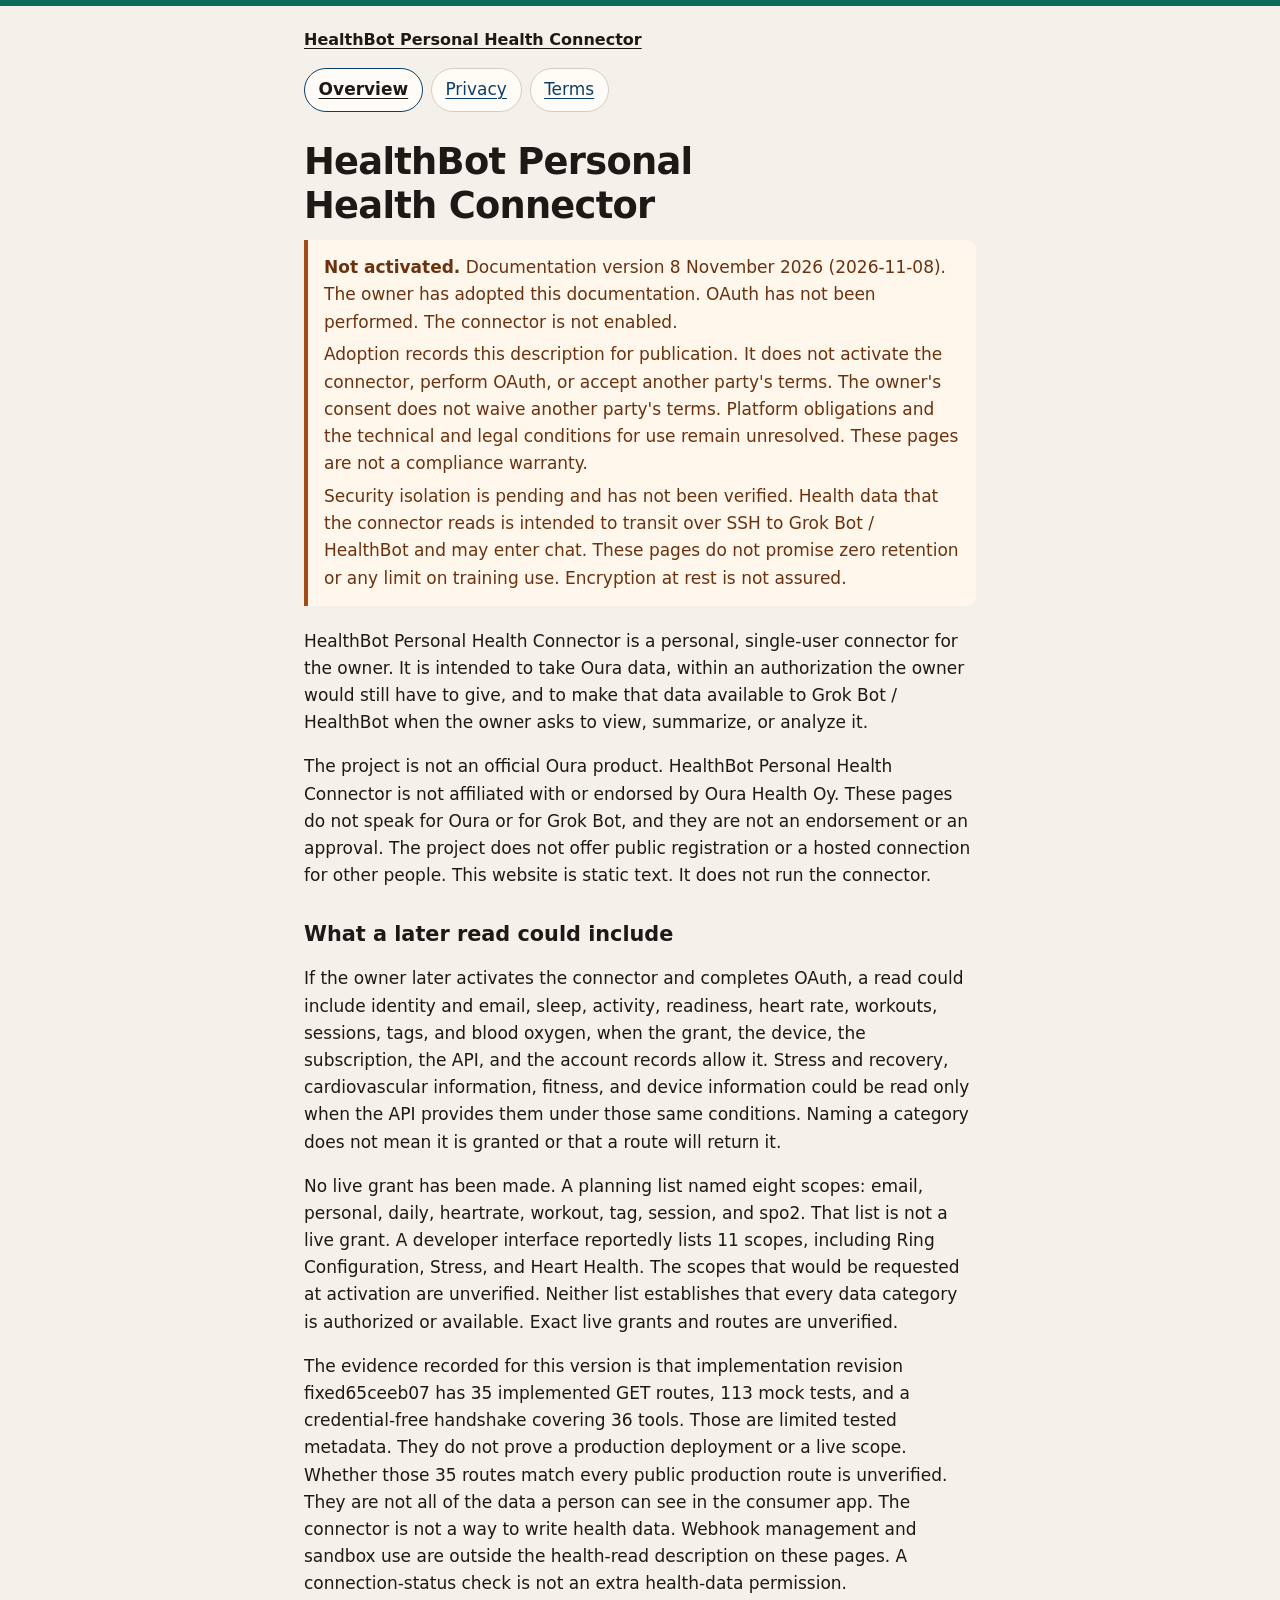
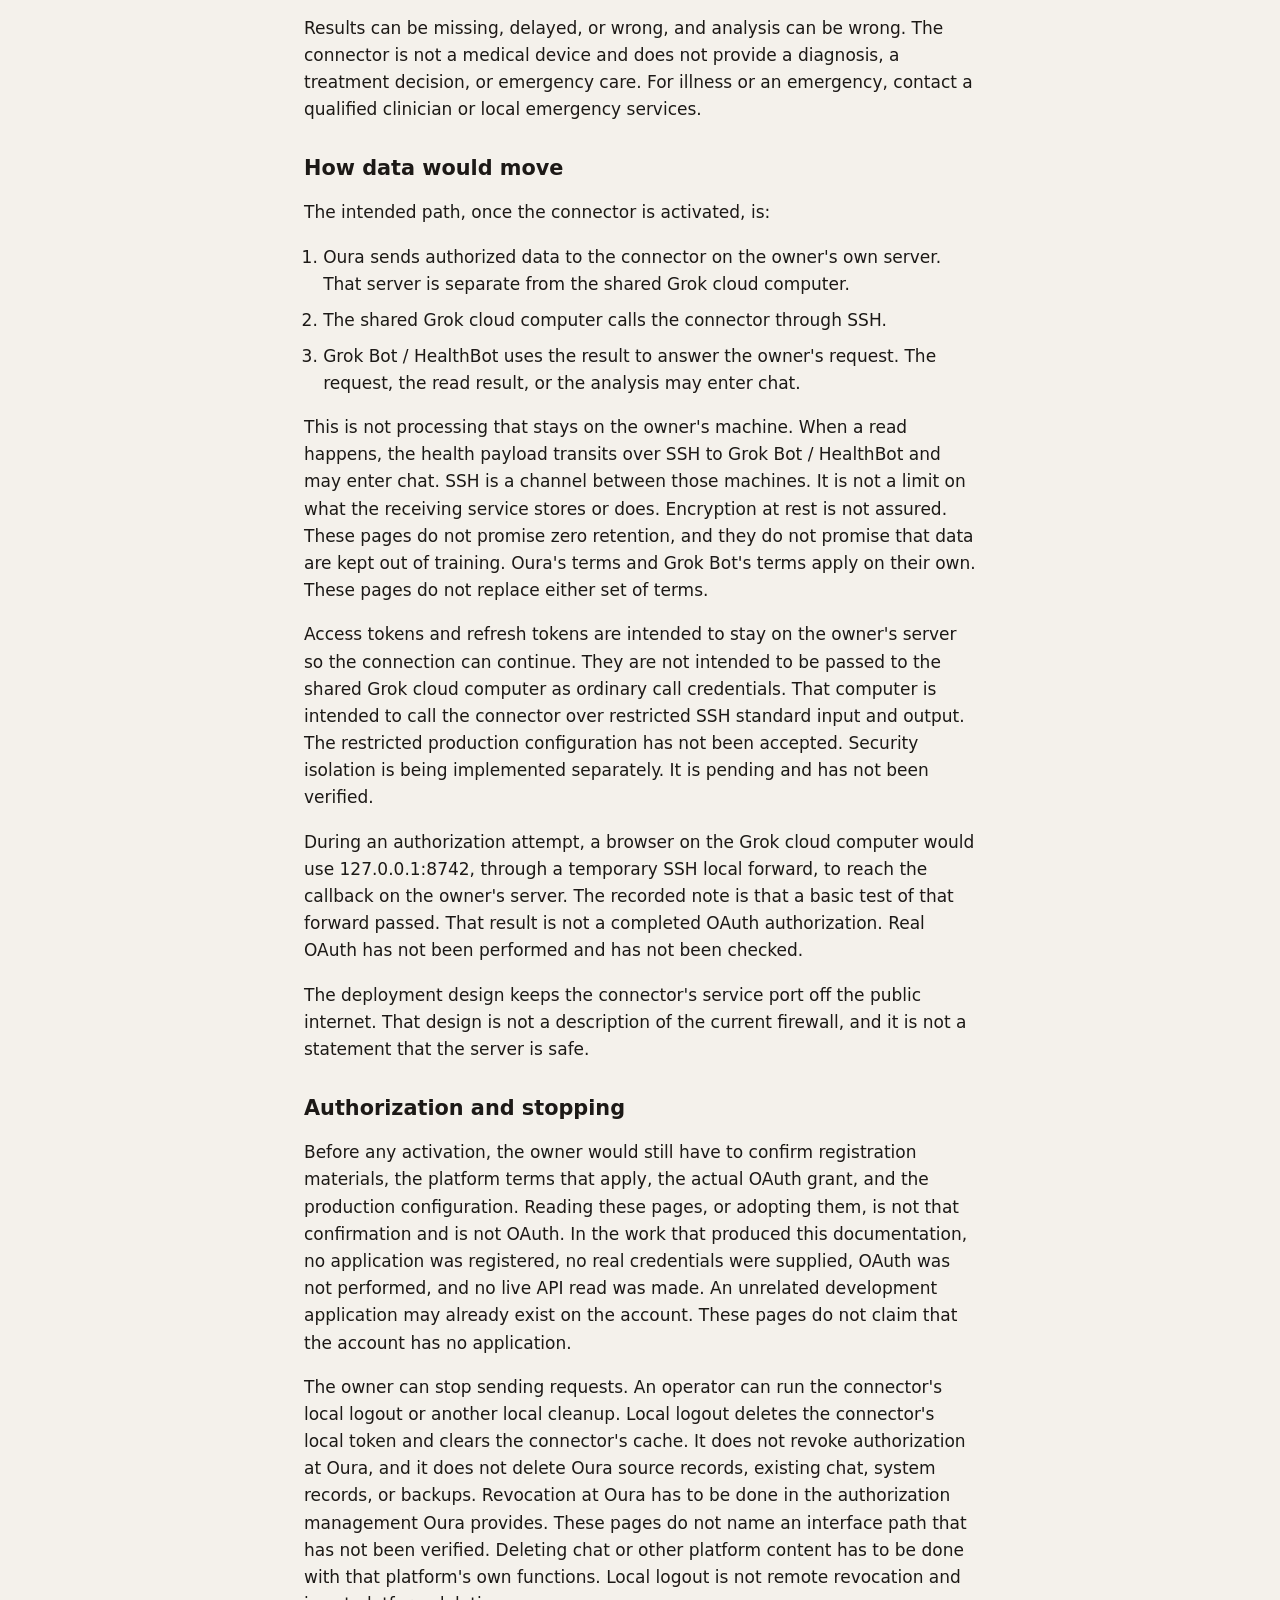
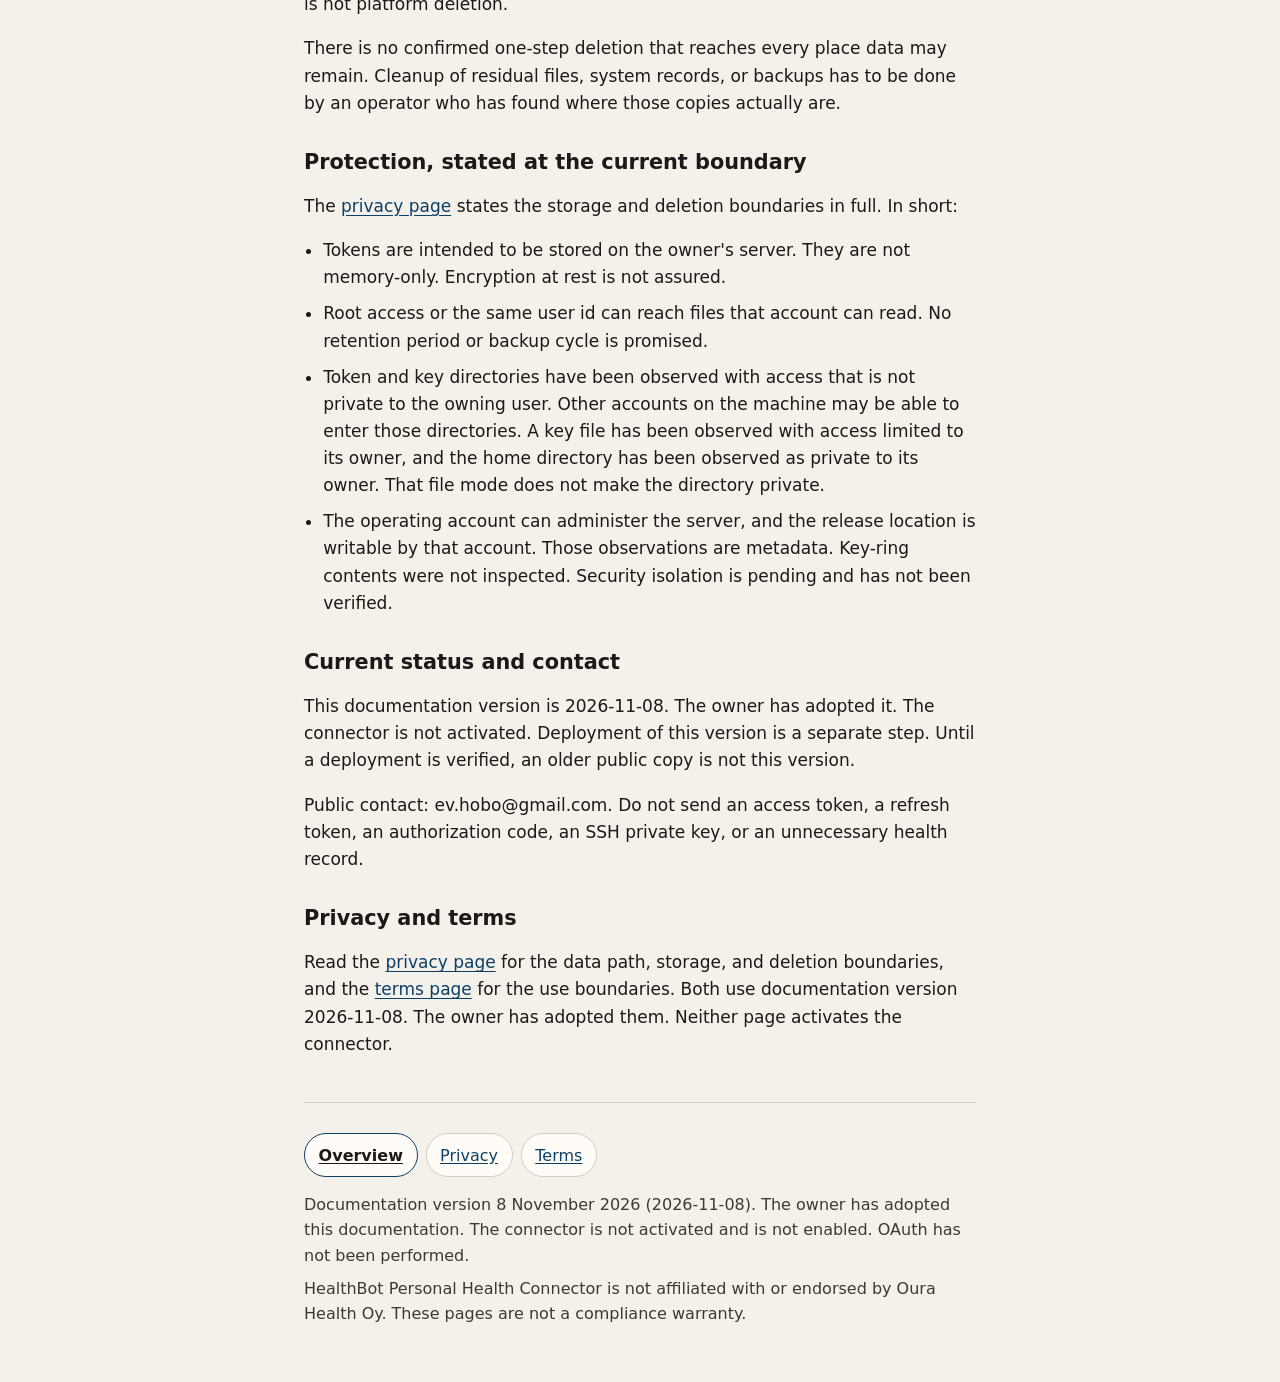
<file: docs/index.html>
<!DOCTYPE html>
<html lang="en">
<head>
  <meta charset="utf-8">
  <meta name="viewport" content="width=device-width, initial-scale=1">
  <meta name="description" content="Adopted documentation, version 2026-11-08, for HealthBot Personal Health Connector. The connector is not activated. OAuth has not been performed.">
  <meta name="color-scheme" content="light dark">
  <title>HealthBot Personal Health Connector</title>
  <link rel="stylesheet" href="site.css">
</head>
<body>
  <a class="skip" href="#content">Skip to content</a>
  <header class="wrap">
    <a class="site-name" href="./">HealthBot Personal Health Connector</a>
    <nav aria-label="Pages">
      <ul class="nav-list">
        <li><a href="./" aria-current="page">Overview</a></li>
        <li><a href="privacy/">Privacy</a></li>
        <li><a href="terms/">Terms</a></li>
      </ul>
    </nav>
  </header>
  <main id="content" class="wrap" tabindex="-1">
    <h1>HealthBot Personal Health Connector</h1>
    <div class="banner" role="note">
      <p><strong>Not activated.</strong> Documentation version <time datetime="2026-11-08">8 November 2026</time> (2026-11-08). The owner has adopted this documentation. OAuth has not been performed. The connector is not enabled.</p>
      <p>Adoption records this description for publication. It does not activate the connector, perform OAuth, or accept another party's terms. The owner's consent does not waive another party's terms. Platform obligations and the technical and legal conditions for use remain unresolved. These pages are not a compliance warranty.</p>
      <p>Security isolation is pending and has not been verified. Health data that the connector reads is intended to transit over SSH to Grok Bot / HealthBot and may enter chat. These pages do not promise zero retention or any limit on training use. Encryption at rest is not assured.</p>
    </div>
    <p>HealthBot Personal Health Connector is a personal, single-user connector for the owner. It is intended to take Oura data, within an authorization the owner would still have to give, and to make that data available to Grok Bot / HealthBot when the owner asks to view, summarize, or analyze it.</p>
    <p>The project is not an official Oura product. HealthBot Personal Health Connector is not affiliated with or endorsed by Oura Health Oy. These pages do not speak for Oura or for Grok Bot, and they are not an endorsement or an approval. The project does not offer public registration or a hosted connection for other people. This website is static text. It does not run the connector.</p>

    <h2>What a later read could include</h2>
    <p>If the owner later activates the connector and completes OAuth, a read could include identity and email, sleep, activity, readiness, heart rate, workouts, sessions, tags, and blood oxygen, when the grant, the device, the subscription, the API, and the account records allow it. Stress and recovery, cardiovascular information, fitness, and device information could be read only when the API provides them under those same conditions. Naming a category does not mean it is granted or that a route will return it.</p>
    <p>No live grant has been made. A planning list named eight scopes: email, personal, daily, heartrate, workout, tag, session, and spo2. That list is not a live grant. A developer interface reportedly lists 11 scopes, including Ring Configuration, Stress, and Heart Health. The scopes that would be requested at activation are unverified. Neither list establishes that every data category is authorized or available. Exact live grants and routes are unverified.</p>
    <p>The evidence recorded for this version is that implementation revision fixed65ceeb07 has 35 implemented GET routes, 113 mock tests, and a credential-free handshake covering 36 tools. Those are limited tested metadata. They do not prove a production deployment or a live scope. Whether those 35 routes match every public production route is unverified. They are not all of the data a person can see in the consumer app. The connector is not a way to write health data. Webhook management and sandbox use are outside the health-read description on these pages. A connection-status check is not an extra health-data permission.</p>
    <p>Results can be missing, delayed, or wrong, and analysis can be wrong. The connector is not a medical device and does not provide a diagnosis, a treatment decision, or emergency care. For illness or an emergency, contact a qualified clinician or local emergency services.</p>

    <h2>How data would move</h2>
    <p>The intended path, once the connector is activated, is:</p>
    <ol class="steps">
      <li>Oura sends authorized data to the connector on the owner's own server. That server is separate from the shared Grok cloud computer.</li>
      <li>The shared Grok cloud computer calls the connector through SSH.</li>
      <li>Grok Bot / HealthBot uses the result to answer the owner's request. The request, the read result, or the analysis may enter chat.</li>
    </ol>
    <p>This is not processing that stays on the owner's machine. When a read happens, the health payload transits over SSH to Grok Bot / HealthBot and may enter chat. SSH is a channel between those machines. It is not a limit on what the receiving service stores or does. Encryption at rest is not assured. These pages do not promise zero retention, and they do not promise that data are kept out of training. Oura's terms and Grok Bot's terms apply on their own. These pages do not replace either set of terms.</p>
    <p>Access tokens and refresh tokens are intended to stay on the owner's server so the connection can continue. They are not intended to be passed to the shared Grok cloud computer as ordinary call credentials. That computer is intended to call the connector over restricted SSH standard input and output. The restricted production configuration has not been accepted. Security isolation is being implemented separately. It is pending and has not been verified.</p>
    <p>During an authorization attempt, a browser on the Grok cloud computer would use 127.0.0.1:8742, through a temporary SSH local forward, to reach the callback on the owner's server. The recorded note is that a basic test of that forward passed. That result is not a completed OAuth authorization. Real OAuth has not been performed and has not been checked.</p>
    <p>The deployment design keeps the connector's service port off the public internet. That design is not a description of the current firewall, and it is not a statement that the server is safe.</p>

    <h2>Authorization and stopping</h2>
    <p>Before any activation, the owner would still have to confirm registration materials, the platform terms that apply, the actual OAuth grant, and the production configuration. Reading these pages, or adopting them, is not that confirmation and is not OAuth. In the work that produced this documentation, no application was registered, no real credentials were supplied, OAuth was not performed, and no live API read was made. An unrelated development application may already exist on the account. These pages do not claim that the account has no application.</p>
    <p>The owner can stop sending requests. An operator can run the connector's local logout or another local cleanup. Local logout deletes the connector's local token and clears the connector's cache. It does not revoke authorization at Oura, and it does not delete Oura source records, existing chat, system records, or backups. Revocation at Oura has to be done in the authorization management Oura provides. These pages do not name an interface path that has not been verified. Deleting chat or other platform content has to be done with that platform's own functions. Local logout is not remote revocation and is not platform deletion.</p>
    <p>There is no confirmed one-step deletion that reaches every place data may remain. Cleanup of residual files, system records, or backups has to be done by an operator who has found where those copies actually are.</p>

    <h2>Protection, stated at the current boundary</h2>
    <p>The <a href="privacy/">privacy page</a> states the storage and deletion boundaries in full. In short:</p>
    <ul class="plain-list">
      <li>Tokens are intended to be stored on the owner's server. They are not memory-only. Encryption at rest is not assured.</li>
      <li>Root access or the same user id can reach files that account can read. No retention period or backup cycle is promised.</li>
      <li>Token and key directories have been observed with access that is not private to the owning user. Other accounts on the machine may be able to enter those directories. A key file has been observed with access limited to its owner, and the home directory has been observed as private to its owner. That file mode does not make the directory private.</li>
      <li>The operating account can administer the server, and the release location is writable by that account. Those observations are metadata. Key-ring contents were not inspected. Security isolation is pending and has not been verified.</li>
    </ul>

    <h2>Current status and contact</h2>
    <p>This documentation version is 2026-11-08. The owner has adopted it. The connector is not activated. Deployment of this version is a separate step. Until a deployment is verified, an older public copy is not this version.</p>
    <p>Public contact: ev.hobo@gmail.com. Do not send an access token, a refresh token, an authorization code, an SSH private key, or an unnecessary health record.</p>

    <h2>Privacy and terms</h2>
    <p>Read the <a href="privacy/">privacy page</a> for the data path, storage, and deletion boundaries, and the <a href="terms/">terms page</a> for the use boundaries. Both use documentation version 2026-11-08. The owner has adopted them. Neither page activates the connector.</p>
  </main>
  <footer class="wrap">
    <nav aria-label="Footer">
      <ul class="nav-list">
        <li><a href="./" aria-current="page">Overview</a></li>
        <li><a href="privacy/">Privacy</a></li>
        <li><a href="terms/">Terms</a></li>
      </ul>
    </nav>
    <p>Documentation version <time datetime="2026-11-08">8 November 2026</time> (2026-11-08). The owner has adopted this documentation. The connector is not activated and is not enabled. OAuth has not been performed.</p>
    <p>HealthBot Personal Health Connector is not affiliated with or endorsed by Oura Health Oy. These pages are not a compliance warranty.</p>
  </footer>
</body>
</html>
</file>
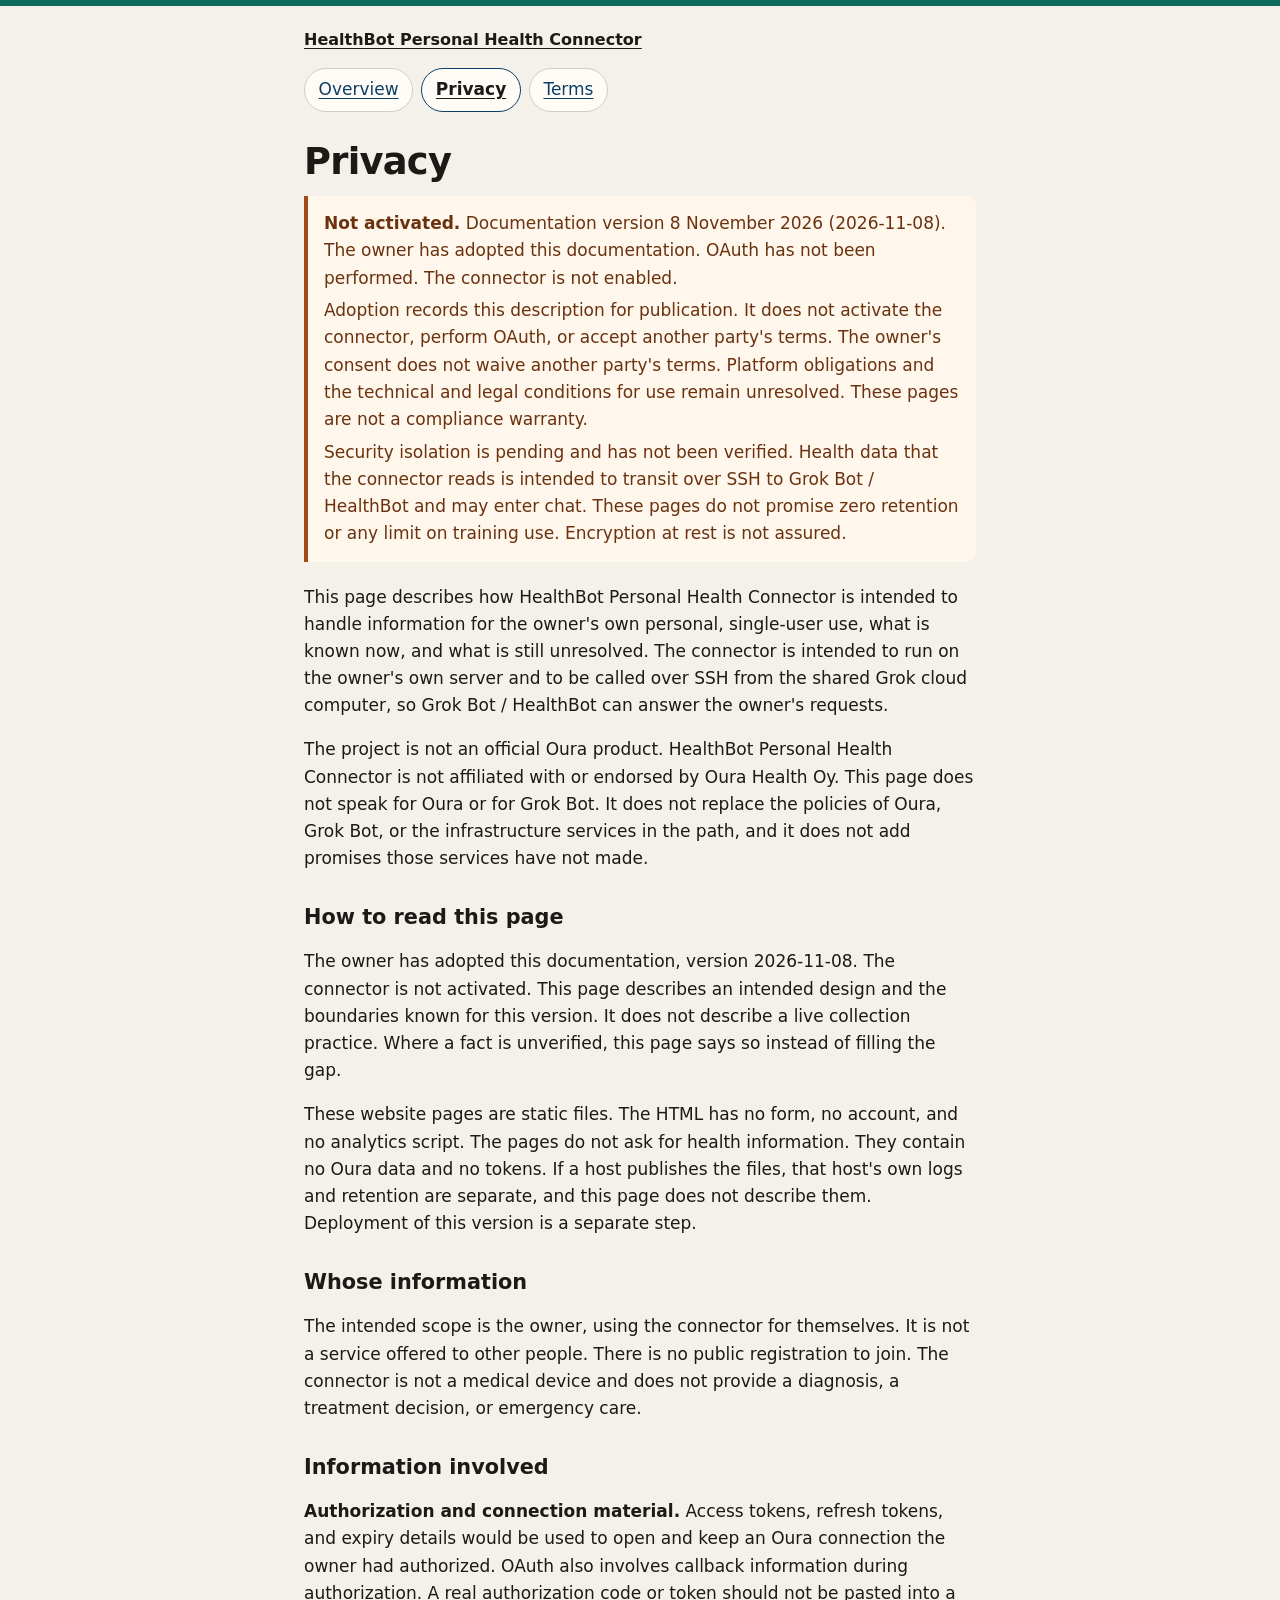
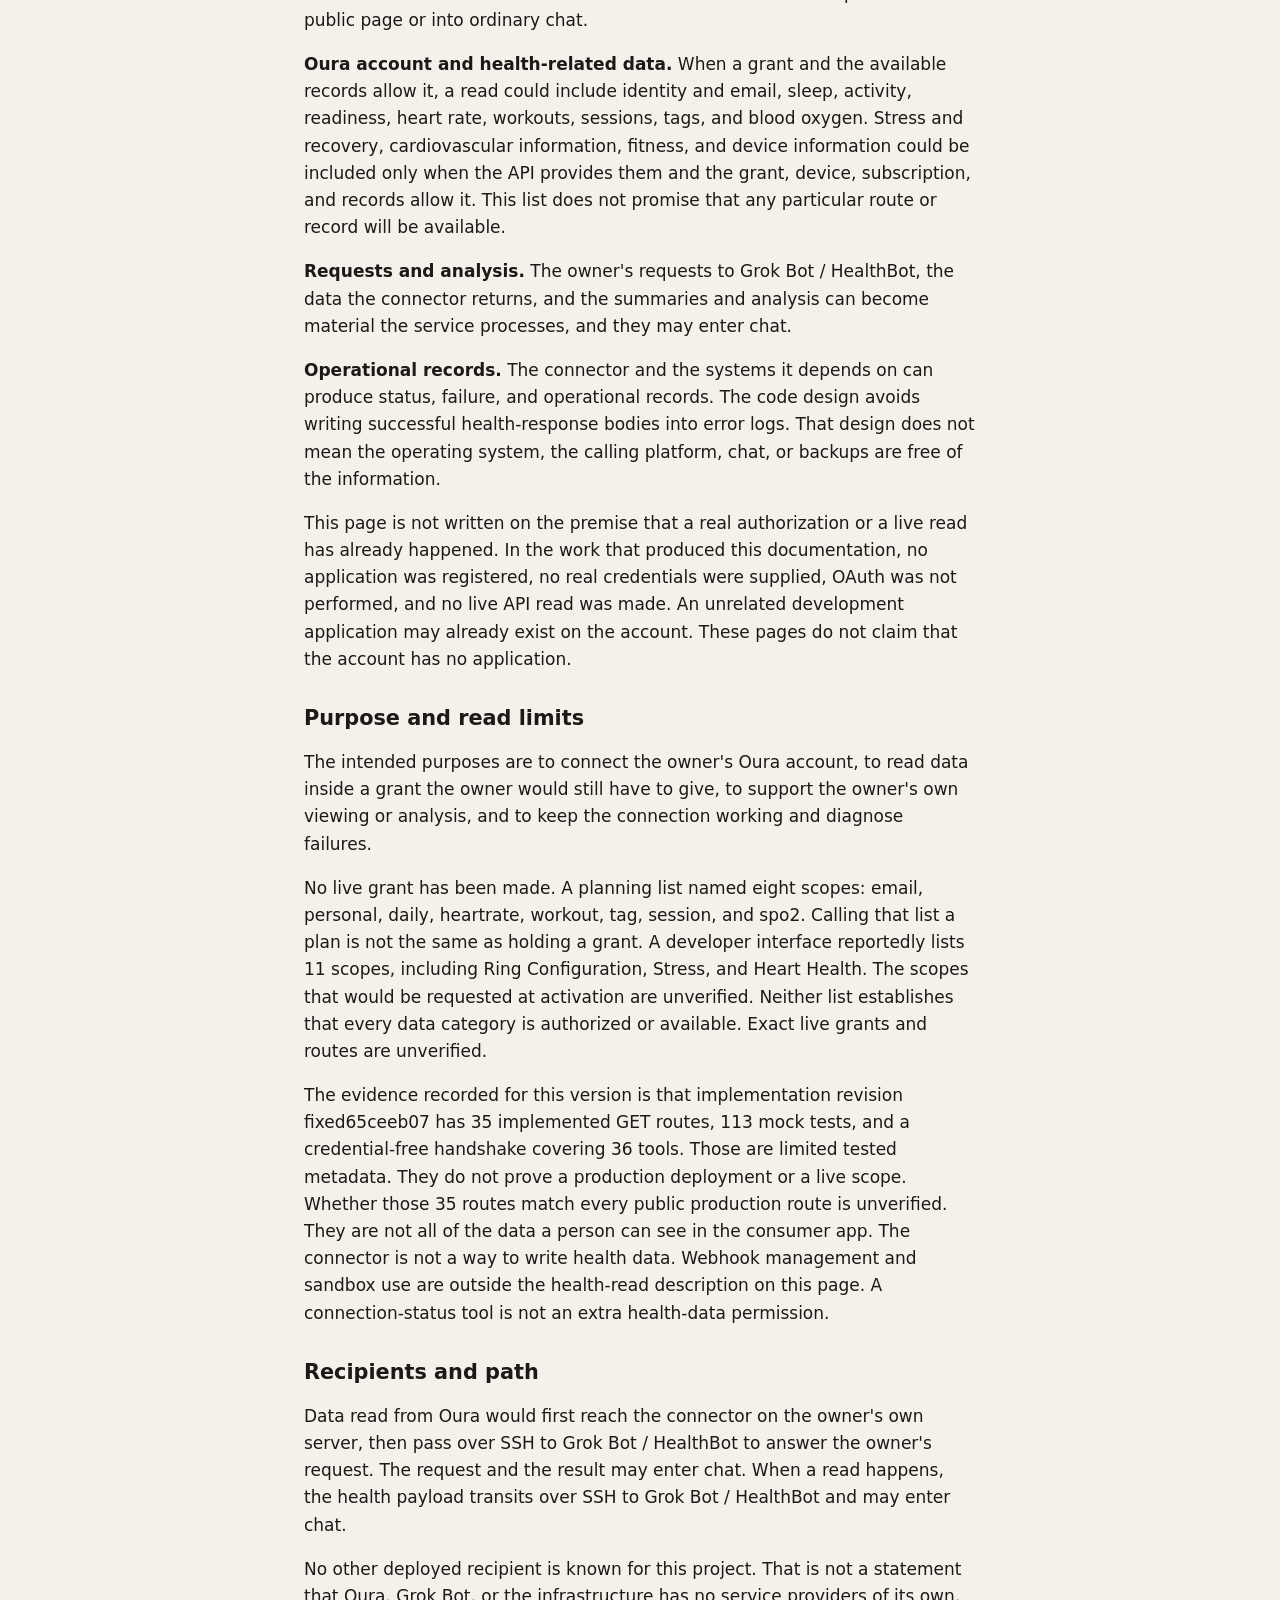
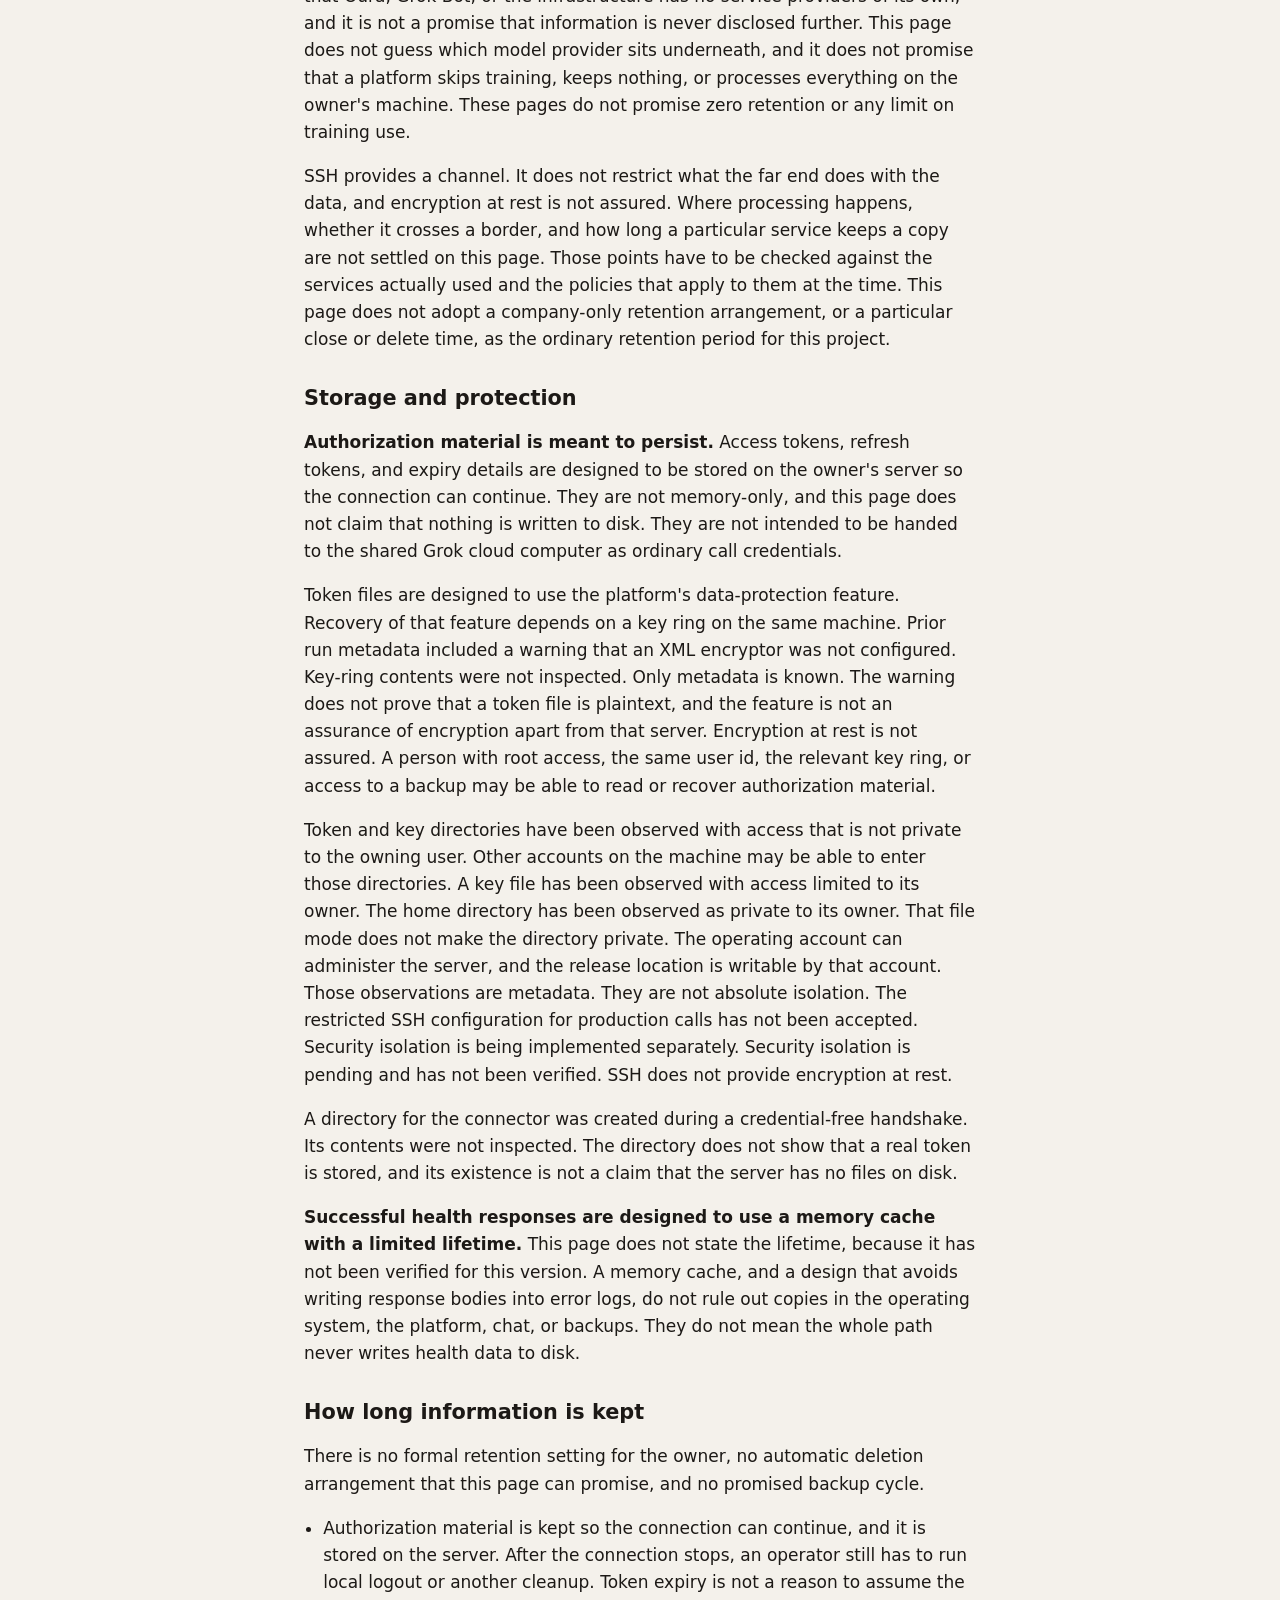
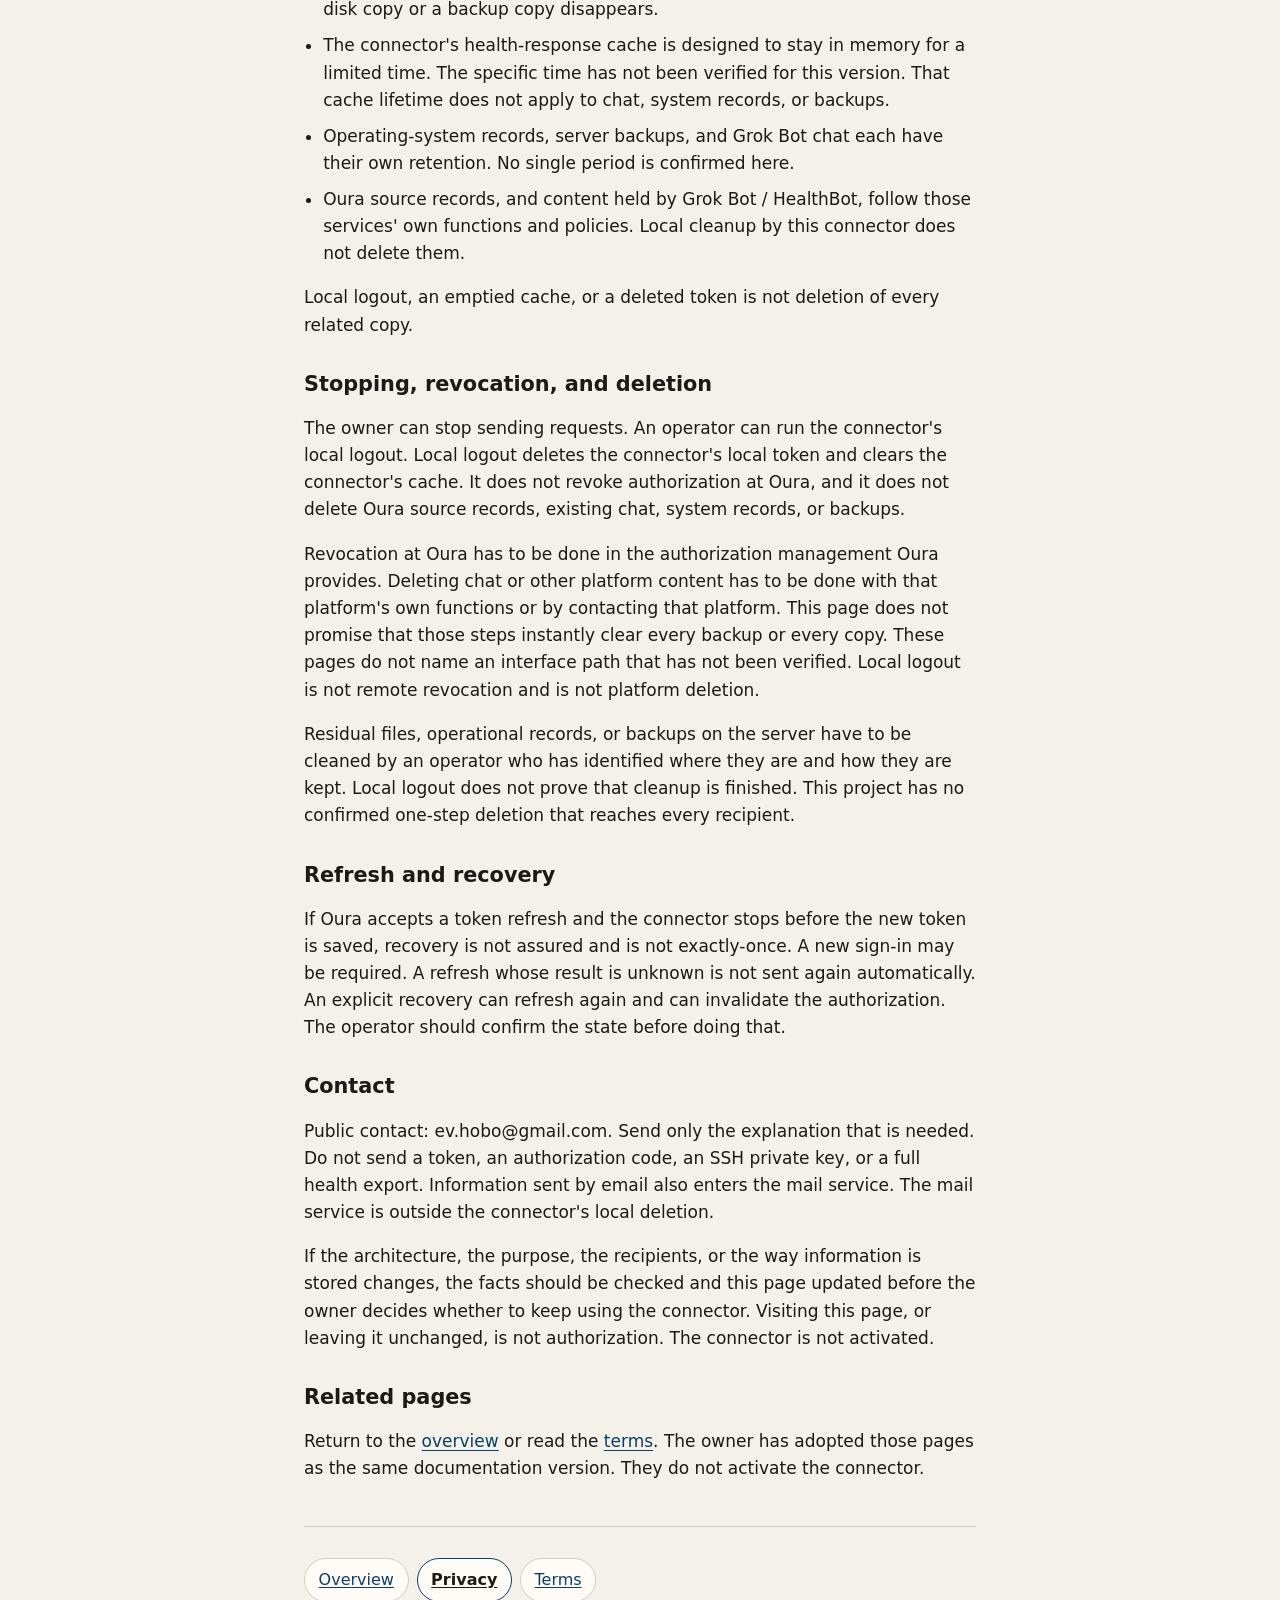
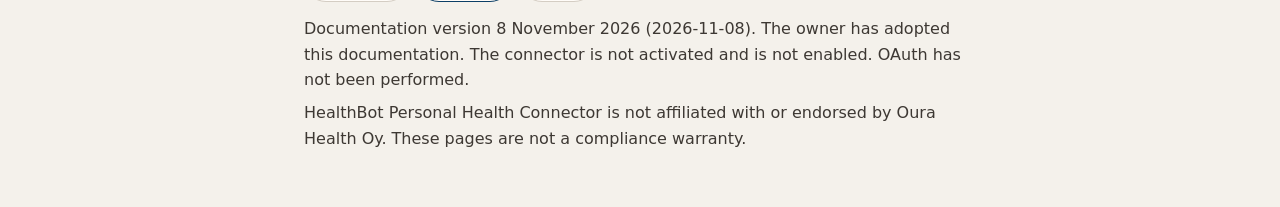
<file: docs/privacy/index.html>
<!DOCTYPE html>
<html lang="en">
<head>
  <meta charset="utf-8">
  <meta name="viewport" content="width=device-width, initial-scale=1">
  <meta name="description" content="Privacy documentation, version 2026-11-08, for HealthBot Personal Health Connector. Adopted by the owner. The connector is not activated.">
  <meta name="color-scheme" content="light dark">
  <title>Privacy | HealthBot Personal Health Connector</title>
  <link rel="stylesheet" href="../site.css">
</head>
<body>
  <a class="skip" href="#content">Skip to content</a>
  <header class="wrap">
    <a class="site-name" href="../">HealthBot Personal Health Connector</a>
    <nav aria-label="Pages">
      <ul class="nav-list">
        <li><a href="../">Overview</a></li>
        <li><a href="./" aria-current="page">Privacy</a></li>
        <li><a href="../terms/">Terms</a></li>
      </ul>
    </nav>
  </header>
  <main id="content" class="wrap" tabindex="-1">
    <h1>Privacy</h1>
    <div class="banner" role="note">
      <p><strong>Not activated.</strong> Documentation version <time datetime="2026-11-08">8 November 2026</time> (2026-11-08). The owner has adopted this documentation. OAuth has not been performed. The connector is not enabled.</p>
      <p>Adoption records this description for publication. It does not activate the connector, perform OAuth, or accept another party's terms. The owner's consent does not waive another party's terms. Platform obligations and the technical and legal conditions for use remain unresolved. These pages are not a compliance warranty.</p>
      <p>Security isolation is pending and has not been verified. Health data that the connector reads is intended to transit over SSH to Grok Bot / HealthBot and may enter chat. These pages do not promise zero retention or any limit on training use. Encryption at rest is not assured.</p>
    </div>
    <p>This page describes how HealthBot Personal Health Connector is intended to handle information for the owner's own personal, single-user use, what is known now, and what is still unresolved. The connector is intended to run on the owner's own server and to be called over SSH from the shared Grok cloud computer, so Grok Bot / HealthBot can answer the owner's requests.</p>
    <p>The project is not an official Oura product. HealthBot Personal Health Connector is not affiliated with or endorsed by Oura Health Oy. This page does not speak for Oura or for Grok Bot. It does not replace the policies of Oura, Grok Bot, or the infrastructure services in the path, and it does not add promises those services have not made.</p>

    <h2>How to read this page</h2>
    <p>The owner has adopted this documentation, version 2026-11-08. The connector is not activated. This page describes an intended design and the boundaries known for this version. It does not describe a live collection practice. Where a fact is unverified, this page says so instead of filling the gap.</p>
    <p>These website pages are static files. The HTML has no form, no account, and no analytics script. The pages do not ask for health information. They contain no Oura data and no tokens. If a host publishes the files, that host's own logs and retention are separate, and this page does not describe them. Deployment of this version is a separate step.</p>

    <h2>Whose information</h2>
    <p>The intended scope is the owner, using the connector for themselves. It is not a service offered to other people. There is no public registration to join. The connector is not a medical device and does not provide a diagnosis, a treatment decision, or emergency care.</p>

    <h2>Information involved</h2>
    <p><strong>Authorization and connection material.</strong> Access tokens, refresh tokens, and expiry details would be used to open and keep an Oura connection the owner had authorized. OAuth also involves callback information during authorization. A real authorization code or token should not be pasted into a public page or into ordinary chat.</p>
    <p><strong>Oura account and health-related data.</strong> When a grant and the available records allow it, a read could include identity and email, sleep, activity, readiness, heart rate, workouts, sessions, tags, and blood oxygen. Stress and recovery, cardiovascular information, fitness, and device information could be included only when the API provides them and the grant, device, subscription, and records allow it. This list does not promise that any particular route or record will be available.</p>
    <p><strong>Requests and analysis.</strong> The owner's requests to Grok Bot / HealthBot, the data the connector returns, and the summaries and analysis can become material the service processes, and they may enter chat.</p>
    <p><strong>Operational records.</strong> The connector and the systems it depends on can produce status, failure, and operational records. The code design avoids writing successful health-response bodies into error logs. That design does not mean the operating system, the calling platform, chat, or backups are free of the information.</p>
    <p>This page is not written on the premise that a real authorization or a live read has already happened. In the work that produced this documentation, no application was registered, no real credentials were supplied, OAuth was not performed, and no live API read was made. An unrelated development application may already exist on the account. These pages do not claim that the account has no application.</p>

    <h2>Purpose and read limits</h2>
    <p>The intended purposes are to connect the owner's Oura account, to read data inside a grant the owner would still have to give, to support the owner's own viewing or analysis, and to keep the connection working and diagnose failures.</p>
    <p>No live grant has been made. A planning list named eight scopes: email, personal, daily, heartrate, workout, tag, session, and spo2. Calling that list a plan is not the same as holding a grant. A developer interface reportedly lists 11 scopes, including Ring Configuration, Stress, and Heart Health. The scopes that would be requested at activation are unverified. Neither list establishes that every data category is authorized or available. Exact live grants and routes are unverified.</p>
    <p>The evidence recorded for this version is that implementation revision fixed65ceeb07 has 35 implemented GET routes, 113 mock tests, and a credential-free handshake covering 36 tools. Those are limited tested metadata. They do not prove a production deployment or a live scope. Whether those 35 routes match every public production route is unverified. They are not all of the data a person can see in the consumer app. The connector is not a way to write health data. Webhook management and sandbox use are outside the health-read description on this page. A connection-status tool is not an extra health-data permission.</p>

    <h2>Recipients and path</h2>
    <p>Data read from Oura would first reach the connector on the owner's own server, then pass over SSH to Grok Bot / HealthBot to answer the owner's request. The request and the result may enter chat. When a read happens, the health payload transits over SSH to Grok Bot / HealthBot and may enter chat.</p>
    <p>No other deployed recipient is known for this project. That is not a statement that Oura, Grok Bot, or the infrastructure has no service providers of its own, and it is not a promise that information is never disclosed further. This page does not guess which model provider sits underneath, and it does not promise that a platform skips training, keeps nothing, or processes everything on the owner's machine. These pages do not promise zero retention or any limit on training use.</p>
    <p>SSH provides a channel. It does not restrict what the far end does with the data, and encryption at rest is not assured. Where processing happens, whether it crosses a border, and how long a particular service keeps a copy are not settled on this page. Those points have to be checked against the services actually used and the policies that apply to them at the time. This page does not adopt a company-only retention arrangement, or a particular close or delete time, as the ordinary retention period for this project.</p>

    <h2>Storage and protection</h2>
    <p><strong>Authorization material is meant to persist.</strong> Access tokens, refresh tokens, and expiry details are designed to be stored on the owner's server so the connection can continue. They are not memory-only, and this page does not claim that nothing is written to disk. They are not intended to be handed to the shared Grok cloud computer as ordinary call credentials.</p>
    <p>Token files are designed to use the platform's data-protection feature. Recovery of that feature depends on a key ring on the same machine. Prior run metadata included a warning that an XML encryptor was not configured. Key-ring contents were not inspected. Only metadata is known. The warning does not prove that a token file is plaintext, and the feature is not an assurance of encryption apart from that server. Encryption at rest is not assured. A person with root access, the same user id, the relevant key ring, or access to a backup may be able to read or recover authorization material.</p>
    <p>Token and key directories have been observed with access that is not private to the owning user. Other accounts on the machine may be able to enter those directories. A key file has been observed with access limited to its owner. The home directory has been observed as private to its owner. That file mode does not make the directory private. The operating account can administer the server, and the release location is writable by that account. Those observations are metadata. They are not absolute isolation. The restricted SSH configuration for production calls has not been accepted. Security isolation is being implemented separately. Security isolation is pending and has not been verified. SSH does not provide encryption at rest.</p>
    <p>A directory for the connector was created during a credential-free handshake. Its contents were not inspected. The directory does not show that a real token is stored, and its existence is not a claim that the server has no files on disk.</p>
    <p><strong>Successful health responses are designed to use a memory cache with a limited lifetime.</strong> This page does not state the lifetime, because it has not been verified for this version. A memory cache, and a design that avoids writing response bodies into error logs, do not rule out copies in the operating system, the platform, chat, or backups. They do not mean the whole path never writes health data to disk.</p>

    <h2>How long information is kept</h2>
    <p>There is no formal retention setting for the owner, no automatic deletion arrangement that this page can promise, and no promised backup cycle.</p>
    <ul class="plain-list">
      <li>Authorization material is kept so the connection can continue, and it is stored on the server. After the connection stops, an operator still has to run local logout or another cleanup. Token expiry is not a reason to assume the disk copy or a backup copy disappears.</li>
      <li>The connector's health-response cache is designed to stay in memory for a limited time. The specific time has not been verified for this version. That cache lifetime does not apply to chat, system records, or backups.</li>
      <li>Operating-system records, server backups, and Grok Bot chat each have their own retention. No single period is confirmed here.</li>
      <li>Oura source records, and content held by Grok Bot / HealthBot, follow those services' own functions and policies. Local cleanup by this connector does not delete them.</li>
    </ul>
    <p>Local logout, an emptied cache, or a deleted token is not deletion of every related copy.</p>

    <h2>Stopping, revocation, and deletion</h2>
    <p>The owner can stop sending requests. An operator can run the connector's local logout. Local logout deletes the connector's local token and clears the connector's cache. It does not revoke authorization at Oura, and it does not delete Oura source records, existing chat, system records, or backups.</p>
    <p>Revocation at Oura has to be done in the authorization management Oura provides. Deleting chat or other platform content has to be done with that platform's own functions or by contacting that platform. This page does not promise that those steps instantly clear every backup or every copy. These pages do not name an interface path that has not been verified. Local logout is not remote revocation and is not platform deletion.</p>
    <p>Residual files, operational records, or backups on the server have to be cleaned by an operator who has identified where they are and how they are kept. Local logout does not prove that cleanup is finished. This project has no confirmed one-step deletion that reaches every recipient.</p>

    <h2>Refresh and recovery</h2>
    <p>If Oura accepts a token refresh and the connector stops before the new token is saved, recovery is not assured and is not exactly-once. A new sign-in may be required. A refresh whose result is unknown is not sent again automatically. An explicit recovery can refresh again and can invalidate the authorization. The operator should confirm the state before doing that.</p>

    <h2>Contact</h2>
    <p>Public contact: ev.hobo@gmail.com. Send only the explanation that is needed. Do not send a token, an authorization code, an SSH private key, or a full health export. Information sent by email also enters the mail service. The mail service is outside the connector's local deletion.</p>
    <p>If the architecture, the purpose, the recipients, or the way information is stored changes, the facts should be checked and this page updated before the owner decides whether to keep using the connector. Visiting this page, or leaving it unchanged, is not authorization. The connector is not activated.</p>

    <h2>Related pages</h2>
    <p>Return to the <a href="../">overview</a> or read the <a href="../terms/">terms</a>. The owner has adopted those pages as the same documentation version. They do not activate the connector.</p>
  </main>
  <footer class="wrap">
    <nav aria-label="Footer">
      <ul class="nav-list">
        <li><a href="../">Overview</a></li>
        <li><a href="./" aria-current="page">Privacy</a></li>
        <li><a href="../terms/">Terms</a></li>
      </ul>
    </nav>
    <p>Documentation version <time datetime="2026-11-08">8 November 2026</time> (2026-11-08). The owner has adopted this documentation. The connector is not activated and is not enabled. OAuth has not been performed.</p>
    <p>HealthBot Personal Health Connector is not affiliated with or endorsed by Oura Health Oy. These pages are not a compliance warranty.</p>
  </footer>
</body>
</html>
</file>
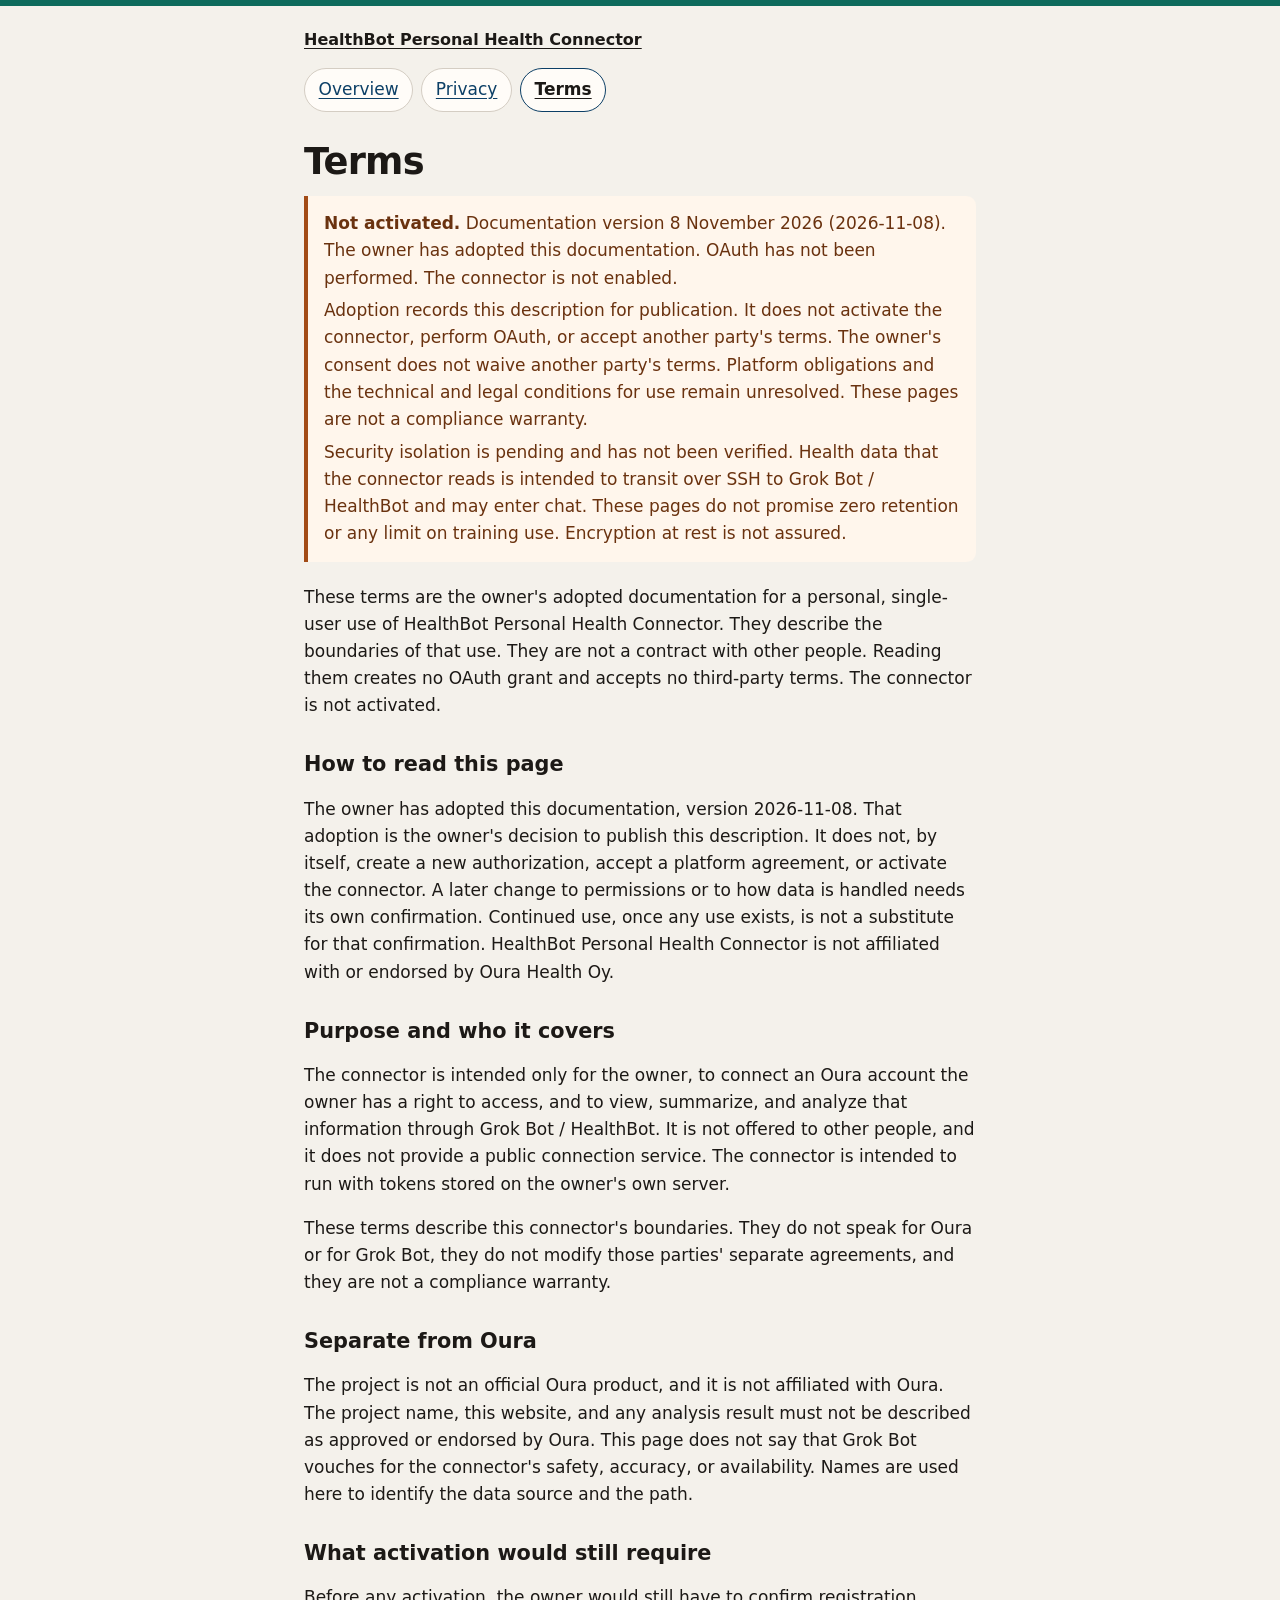
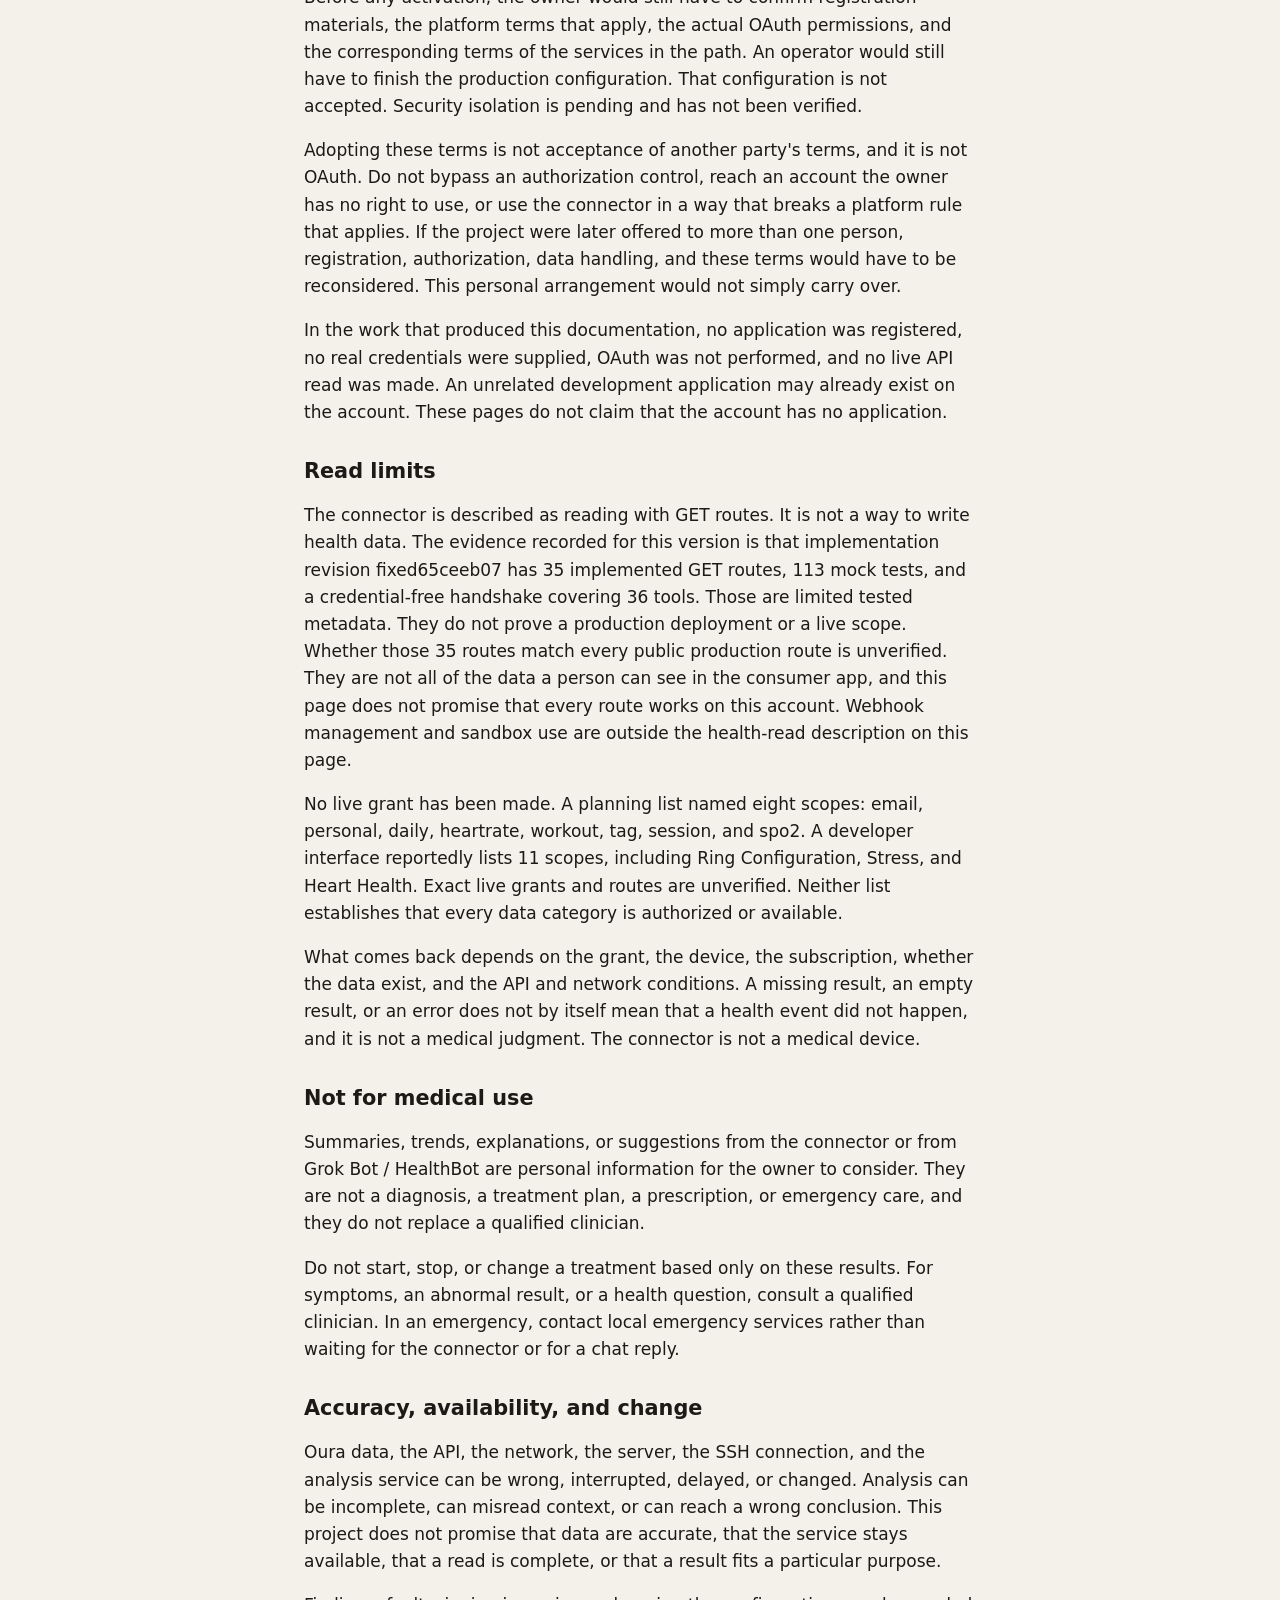
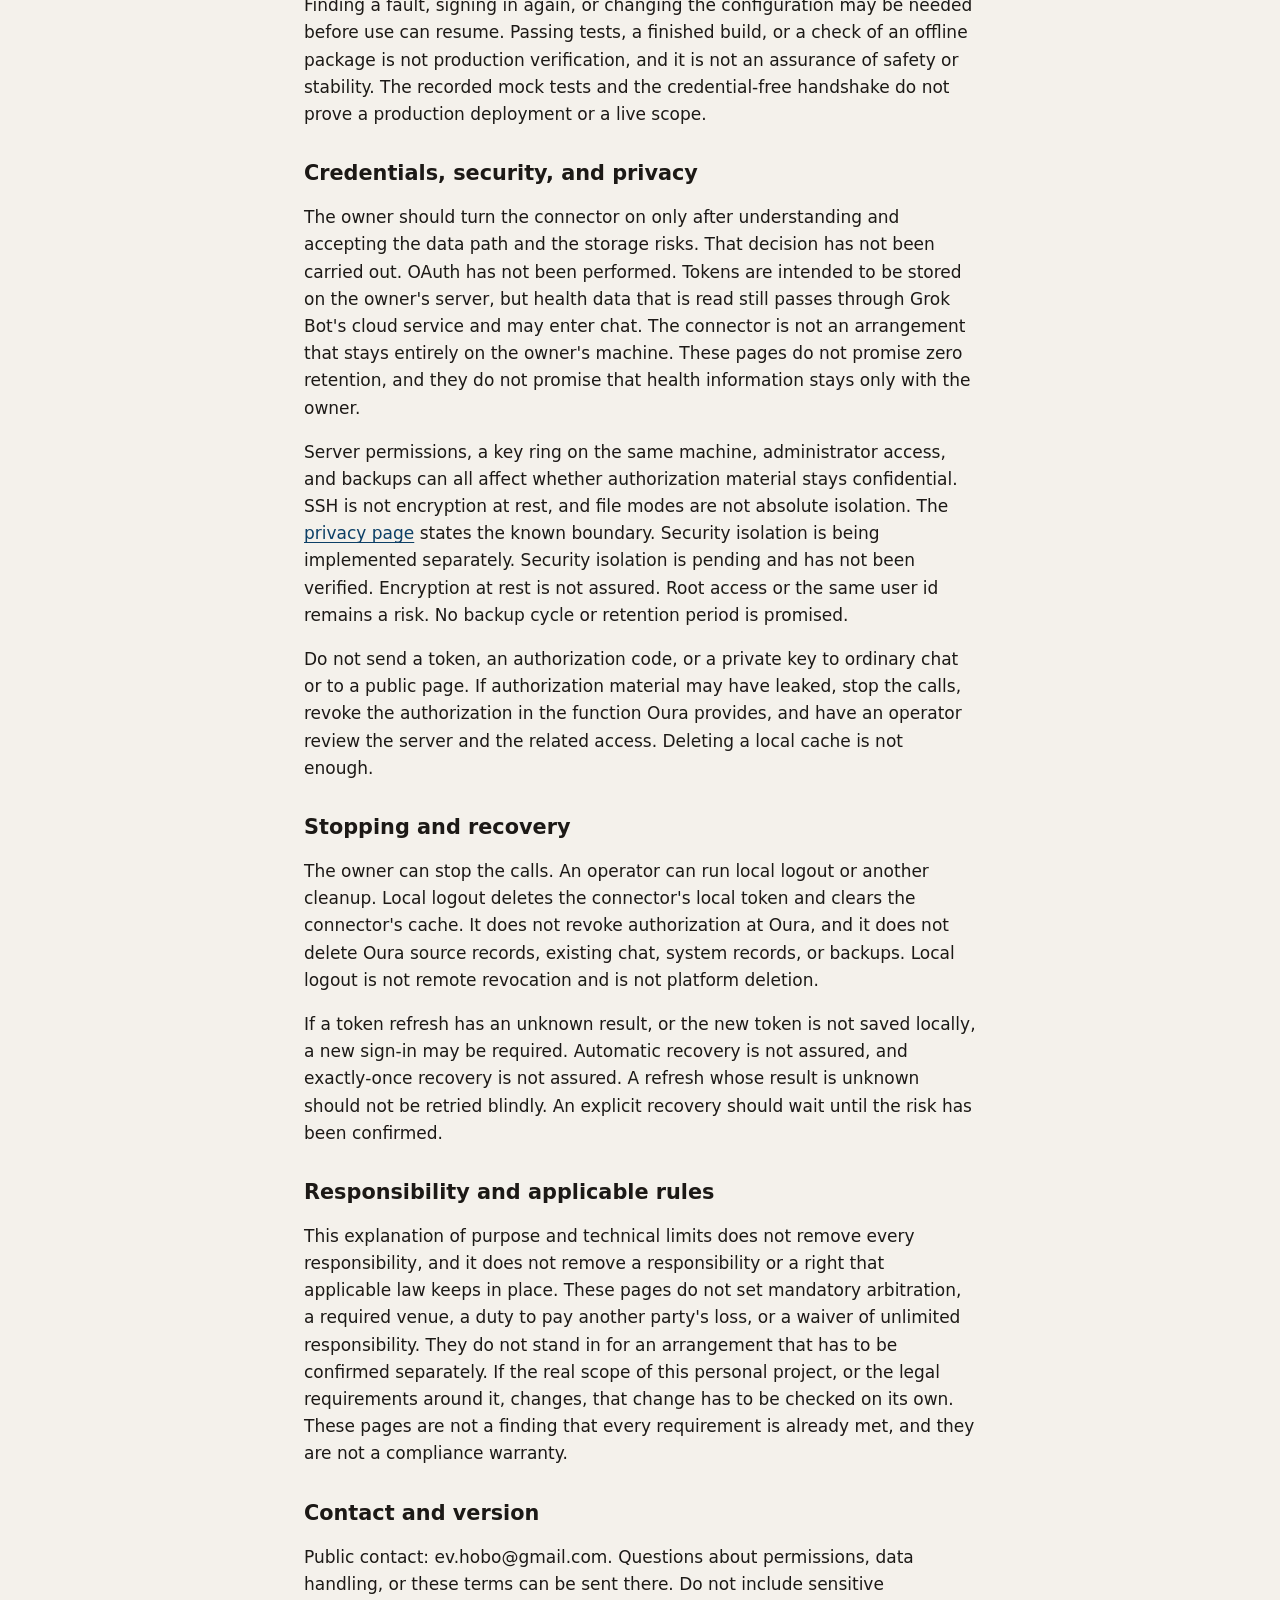
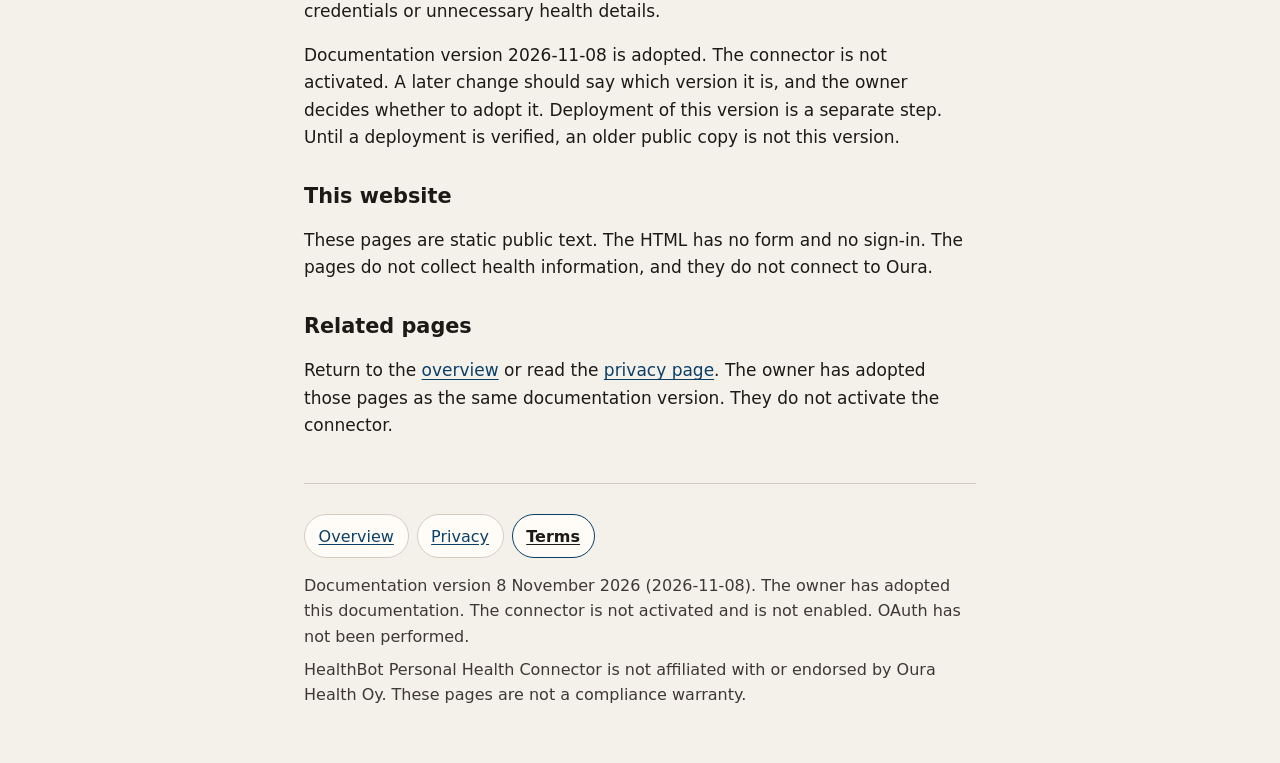
<file: docs/terms/index.html>
<!DOCTYPE html>
<html lang="en">
<head>
  <meta charset="utf-8">
  <meta name="viewport" content="width=device-width, initial-scale=1">
  <meta name="description" content="Terms documentation, version 2026-11-08, for HealthBot Personal Health Connector. Adopted by the owner. The connector is not activated.">
  <meta name="color-scheme" content="light dark">
  <title>Terms | HealthBot Personal Health Connector</title>
  <link rel="stylesheet" href="../site.css">
</head>
<body>
  <a class="skip" href="#content">Skip to content</a>
  <header class="wrap">
    <a class="site-name" href="../">HealthBot Personal Health Connector</a>
    <nav aria-label="Pages">
      <ul class="nav-list">
        <li><a href="../">Overview</a></li>
        <li><a href="../privacy/">Privacy</a></li>
        <li><a href="./" aria-current="page">Terms</a></li>
      </ul>
    </nav>
  </header>
  <main id="content" class="wrap" tabindex="-1">
    <h1>Terms</h1>
    <div class="banner" role="note">
      <p><strong>Not activated.</strong> Documentation version <time datetime="2026-11-08">8 November 2026</time> (2026-11-08). The owner has adopted this documentation. OAuth has not been performed. The connector is not enabled.</p>
      <p>Adoption records this description for publication. It does not activate the connector, perform OAuth, or accept another party's terms. The owner's consent does not waive another party's terms. Platform obligations and the technical and legal conditions for use remain unresolved. These pages are not a compliance warranty.</p>
      <p>Security isolation is pending and has not been verified. Health data that the connector reads is intended to transit over SSH to Grok Bot / HealthBot and may enter chat. These pages do not promise zero retention or any limit on training use. Encryption at rest is not assured.</p>
    </div>
    <p>These terms are the owner's adopted documentation for a personal, single-user use of HealthBot Personal Health Connector. They describe the boundaries of that use. They are not a contract with other people. Reading them creates no OAuth grant and accepts no third-party terms. The connector is not activated.</p>

    <h2>How to read this page</h2>
    <p>The owner has adopted this documentation, version 2026-11-08. That adoption is the owner's decision to publish this description. It does not, by itself, create a new authorization, accept a platform agreement, or activate the connector. A later change to permissions or to how data is handled needs its own confirmation. Continued use, once any use exists, is not a substitute for that confirmation. HealthBot Personal Health Connector is not affiliated with or endorsed by Oura Health Oy.</p>

    <h2>Purpose and who it covers</h2>
    <p>The connector is intended only for the owner, to connect an Oura account the owner has a right to access, and to view, summarize, and analyze that information through Grok Bot / HealthBot. It is not offered to other people, and it does not provide a public connection service. The connector is intended to run with tokens stored on the owner's own server.</p>
    <p>These terms describe this connector's boundaries. They do not speak for Oura or for Grok Bot, they do not modify those parties' separate agreements, and they are not a compliance warranty.</p>

    <h2>Separate from Oura</h2>
    <p>The project is not an official Oura product, and it is not affiliated with Oura. The project name, this website, and any analysis result must not be described as approved or endorsed by Oura. This page does not say that Grok Bot vouches for the connector's safety, accuracy, or availability. Names are used here to identify the data source and the path.</p>

    <h2>What activation would still require</h2>
    <p>Before any activation, the owner would still have to confirm registration materials, the platform terms that apply, the actual OAuth permissions, and the corresponding terms of the services in the path. An operator would still have to finish the production configuration. That configuration is not accepted. Security isolation is pending and has not been verified.</p>
    <p>Adopting these terms is not acceptance of another party's terms, and it is not OAuth. Do not bypass an authorization control, reach an account the owner has no right to use, or use the connector in a way that breaks a platform rule that applies. If the project were later offered to more than one person, registration, authorization, data handling, and these terms would have to be reconsidered. This personal arrangement would not simply carry over.</p>
    <p>In the work that produced this documentation, no application was registered, no real credentials were supplied, OAuth was not performed, and no live API read was made. An unrelated development application may already exist on the account. These pages do not claim that the account has no application.</p>

    <h2>Read limits</h2>
    <p>The connector is described as reading with GET routes. It is not a way to write health data. The evidence recorded for this version is that implementation revision fixed65ceeb07 has 35 implemented GET routes, 113 mock tests, and a credential-free handshake covering 36 tools. Those are limited tested metadata. They do not prove a production deployment or a live scope. Whether those 35 routes match every public production route is unverified. They are not all of the data a person can see in the consumer app, and this page does not promise that every route works on this account. Webhook management and sandbox use are outside the health-read description on this page.</p>
    <p>No live grant has been made. A planning list named eight scopes: email, personal, daily, heartrate, workout, tag, session, and spo2. A developer interface reportedly lists 11 scopes, including Ring Configuration, Stress, and Heart Health. Exact live grants and routes are unverified. Neither list establishes that every data category is authorized or available.</p>
    <p>What comes back depends on the grant, the device, the subscription, whether the data exist, and the API and network conditions. A missing result, an empty result, or an error does not by itself mean that a health event did not happen, and it is not a medical judgment. The connector is not a medical device.</p>

    <h2>Not for medical use</h2>
    <p>Summaries, trends, explanations, or suggestions from the connector or from Grok Bot / HealthBot are personal information for the owner to consider. They are not a diagnosis, a treatment plan, a prescription, or emergency care, and they do not replace a qualified clinician.</p>
    <p>Do not start, stop, or change a treatment based only on these results. For symptoms, an abnormal result, or a health question, consult a qualified clinician. In an emergency, contact local emergency services rather than waiting for the connector or for a chat reply.</p>

    <h2>Accuracy, availability, and change</h2>
    <p>Oura data, the API, the network, the server, the SSH connection, and the analysis service can be wrong, interrupted, delayed, or changed. Analysis can be incomplete, can misread context, or can reach a wrong conclusion. This project does not promise that data are accurate, that the service stays available, that a read is complete, or that a result fits a particular purpose.</p>
    <p>Finding a fault, signing in again, or changing the configuration may be needed before use can resume. Passing tests, a finished build, or a check of an offline package is not production verification, and it is not an assurance of safety or stability. The recorded mock tests and the credential-free handshake do not prove a production deployment or a live scope.</p>

    <h2>Credentials, security, and privacy</h2>
    <p>The owner should turn the connector on only after understanding and accepting the data path and the storage risks. That decision has not been carried out. OAuth has not been performed. Tokens are intended to be stored on the owner's server, but health data that is read still passes through Grok Bot's cloud service and may enter chat. The connector is not an arrangement that stays entirely on the owner's machine. These pages do not promise zero retention, and they do not promise that health information stays only with the owner.</p>
    <p>Server permissions, a key ring on the same machine, administrator access, and backups can all affect whether authorization material stays confidential. SSH is not encryption at rest, and file modes are not absolute isolation. The <a href="../privacy/">privacy page</a> states the known boundary. Security isolation is being implemented separately. Security isolation is pending and has not been verified. Encryption at rest is not assured. Root access or the same user id remains a risk. No backup cycle or retention period is promised.</p>
    <p>Do not send a token, an authorization code, or a private key to ordinary chat or to a public page. If authorization material may have leaked, stop the calls, revoke the authorization in the function Oura provides, and have an operator review the server and the related access. Deleting a local cache is not enough.</p>

    <h2>Stopping and recovery</h2>
    <p>The owner can stop the calls. An operator can run local logout or another cleanup. Local logout deletes the connector's local token and clears the connector's cache. It does not revoke authorization at Oura, and it does not delete Oura source records, existing chat, system records, or backups. Local logout is not remote revocation and is not platform deletion.</p>
    <p>If a token refresh has an unknown result, or the new token is not saved locally, a new sign-in may be required. Automatic recovery is not assured, and exactly-once recovery is not assured. A refresh whose result is unknown should not be retried blindly. An explicit recovery should wait until the risk has been confirmed.</p>

    <h2>Responsibility and applicable rules</h2>
    <p>This explanation of purpose and technical limits does not remove every responsibility, and it does not remove a responsibility or a right that applicable law keeps in place. These pages do not set mandatory arbitration, a required venue, a duty to pay another party's loss, or a waiver of unlimited responsibility. They do not stand in for an arrangement that has to be confirmed separately. If the real scope of this personal project, or the legal requirements around it, changes, that change has to be checked on its own. These pages are not a finding that every requirement is already met, and they are not a compliance warranty.</p>

    <h2>Contact and version</h2>
    <p>Public contact: ev.hobo@gmail.com. Questions about permissions, data handling, or these terms can be sent there. Do not include sensitive credentials or unnecessary health details.</p>
    <p>Documentation version 2026-11-08 is adopted. The connector is not activated. A later change should say which version it is, and the owner decides whether to adopt it. Deployment of this version is a separate step. Until a deployment is verified, an older public copy is not this version.</p>

    <h2>This website</h2>
    <p>These pages are static public text. The HTML has no form and no sign-in. The pages do not collect health information, and they do not connect to Oura.</p>

    <h2>Related pages</h2>
    <p>Return to the <a href="../">overview</a> or read the <a href="../privacy/">privacy page</a>. The owner has adopted those pages as the same documentation version. They do not activate the connector.</p>
  </main>
  <footer class="wrap">
    <nav aria-label="Footer">
      <ul class="nav-list">
        <li><a href="../">Overview</a></li>
        <li><a href="../privacy/">Privacy</a></li>
        <li><a href="./" aria-current="page">Terms</a></li>
      </ul>
    </nav>
    <p>Documentation version <time datetime="2026-11-08">8 November 2026</time> (2026-11-08). The owner has adopted this documentation. The connector is not activated and is not enabled. OAuth has not been performed.</p>
    <p>HealthBot Personal Health Connector is not affiliated with or endorsed by Oura Health Oy. These pages are not a compliance warranty.</p>
  </footer>
</body>
</html>
</file>
<file: docs/site.css>
:root {
  color-scheme: light dark;
  --bg: #f4f1eb;
  --paper: #fffcf8;
  --ink: #1c1916;
  --muted: #3d3833;
  --line: #d4cdc3;
  --accent: #0c3f66;
  --accent-hover: #07283f;
  --visited: #5c2d78;
  --banner-bg: #fff6ec;
  --banner-ink: #6a320f;
  --banner-line: #a24b16;
  --mark: #0e6b5c;
  --focus: #0b5cab;
}

@media (prefers-color-scheme: dark) {
  :root {
    --bg: #12110f;
    --paper: #1c1a17;
    --ink: #f6f2eb;
    --muted: #ddd6cc;
    --line: #3f382f;
    --accent: #9ed0f5;
    --accent-hover: #d2ebfc;
    --visited: #e7c8f8;
    --banner-bg: #2a2118;
    --banner-ink: #f8e6d4;
    --banner-line: #e0a36a;
    --mark: #8fd9c8;
    --focus: #8ec5ff;
  }
}

*,
*::before,
*::after {
  box-sizing: border-box;
}

html {
  scroll-behavior: auto;
}

body {
  margin: 0;
  background: var(--bg);
  color: var(--ink);
  font-family: system-ui, -apple-system, "Segoe UI", Roboto, "Helvetica Neue", Arial, sans-serif;
  font-size: 1.0625rem;
  line-height: 1.6;
  border-top: 6px solid var(--mark);
}

.skip {
  position: absolute;
  left: 0.75rem;
  top: 0.75rem;
  transform: translateY(-200%);
  background: var(--paper);
  color: var(--ink);
  padding: 0.55rem 0.8rem;
  border-radius: 0.4rem;
  z-index: 2;
}

.skip:focus {
  transform: none;
  outline: 3px solid var(--focus);
  outline-offset: 2px;
}

.wrap {
  width: min(42rem, calc(100% - 2rem));
  margin-inline: auto;
}

header.wrap {
  padding-top: 1.25rem;
}

footer.wrap {
  padding-bottom: 3rem;
}

.site-name {
  display: inline-block;
  margin: 0;
  color: var(--ink);
  font-size: 1rem;
  font-weight: 600;
  line-height: 1.4;
  text-decoration: underline;
  text-decoration-thickness: 1px;
  text-underline-offset: 0.18em;
}

.nav-list {
  display: flex;
  flex-wrap: wrap;
  gap: 0.5rem;
  list-style: none;
  margin: 0.9rem 0 0;
  padding: 0;
}

.nav-list a {
  display: inline-flex;
  align-items: center;
  justify-content: center;
  min-height: 2.75rem;
  padding: 0.35rem 0.85rem;
  border: 1px solid var(--line);
  border-radius: 999px;
  background: var(--paper);
  color: var(--accent);
  text-decoration: underline;
  text-underline-offset: 0.15em;
}

.nav-list a[aria-current="page"] {
  border-color: var(--accent);
  color: var(--ink);
  font-weight: 600;
}

h1 {
  margin: 1.75rem 0 0.75rem;
  font-size: clamp(1.75rem, 1.2rem + 2.2vw, 2.3rem);
  line-height: 1.2;
  letter-spacing: -0.02em;
  text-wrap: balance;
}

h2 {
  margin: 2rem 0 0.55rem;
  font-size: 1.3rem;
  line-height: 1.3;
}

p,
li,
dd {
  max-width: 65ch;
}

a {
  color: var(--accent);
  text-underline-offset: 0.15em;
  overflow-wrap: anywhere;
}

a:visited {
  color: var(--visited);
}

a:hover {
  color: var(--accent-hover);
}

a:focus-visible {
  outline: 3px solid var(--focus);
  outline-offset: 3px;
}

.banner {
  margin: 0 0 1.35rem;
  padding: 0.9rem 1rem;
  border-left: 4px solid var(--banner-line);
  border-radius: 0 0.6rem 0.6rem 0;
  background: var(--banner-bg);
  color: var(--banner-ink);
}

.banner p {
  margin: 0.35rem 0 0;
}

.banner p:first-child {
  margin-top: 0;
}

.steps,
.plain-list {
  padding-left: 1.2rem;
}

.steps li,
.plain-list li {
  margin: 0.55rem 0;
}

.facts {
  margin: 0.4rem 0 0;
}

.facts div {
  padding: 0.8rem 0;
  border-top: 1px solid var(--line);
}

.facts dt {
  font-weight: 600;
}

.facts dd {
  margin: 0.25rem 0 0;
  color: var(--muted);
}

footer {
  margin-top: 2.75rem;
  padding-top: 1rem;
  border-top: 1px solid var(--line);
  color: var(--muted);
  font-size: 1rem;
}

footer p {
  margin: 0.45rem 0;
}

footer .nav-list {
  margin-bottom: 0.9rem;
}

@media (max-width: 40rem) {
  .wrap {
    width: min(42rem, calc(100% - 1.5rem));
  }

  header.wrap {
    padding-top: 1rem;
  }

  h1 {
    font-size: 1.75rem;
  }

  .nav-list li {
    flex: 1 1 100%;
  }

  .nav-list a {
    width: 100%;
  }
}

@media print {
  body {
    border-top: 0;
    background: #fff;
    color: #000;
  }

  .skip,
  .nav-list {
    display: none;
  }

  a {
    color: #000;
  }
}
</file>
